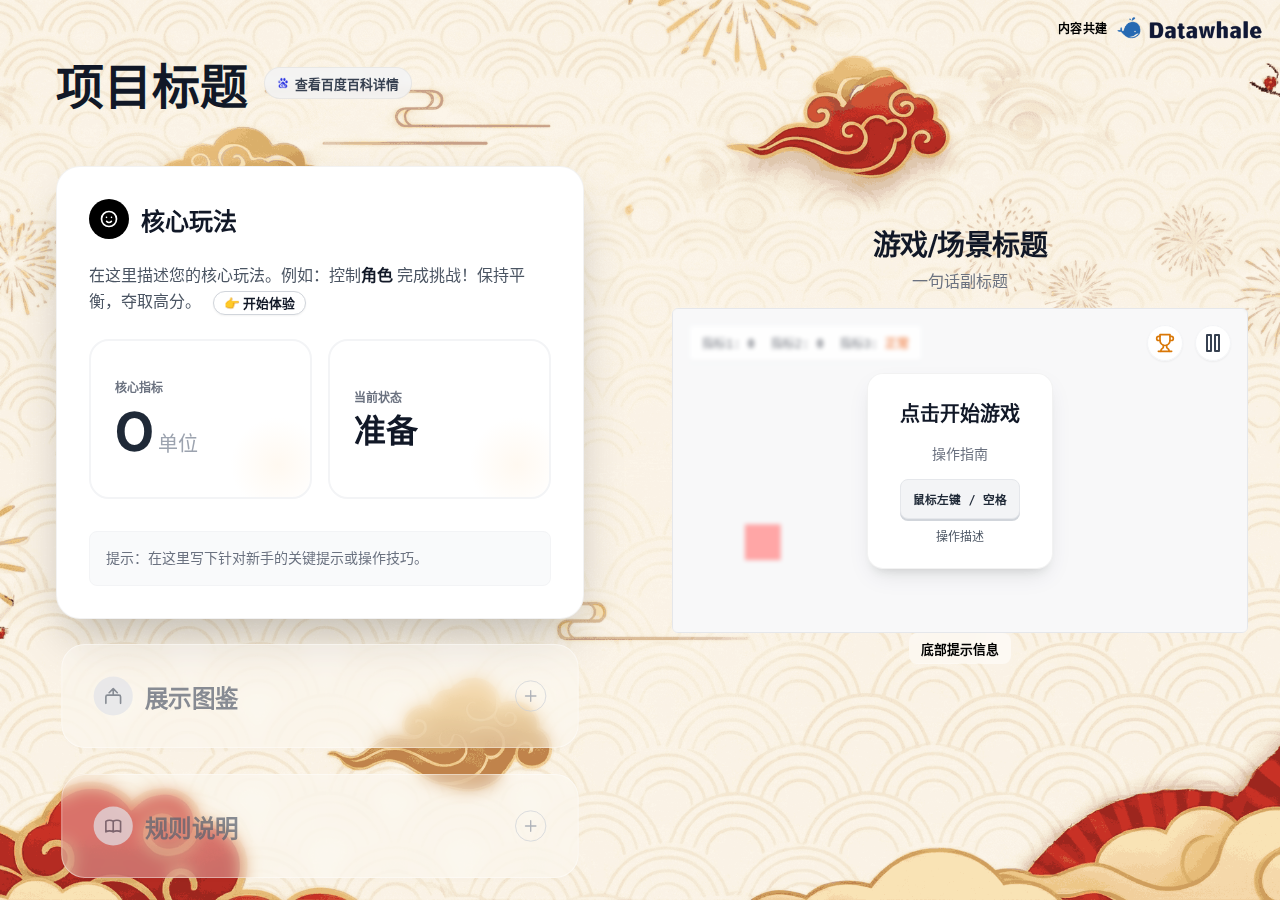
<file: master-template/index.html>
<!DOCTYPE html>
<html lang="zh-CN">

<head>
    <meta charset="UTF-8">
    <meta name="viewport" content="width=device-width, initial-scale=1.0">
    <title>Master Template</title>
    <link rel="stylesheet" href="css/style.css?v=202602062231">
    <link rel="preconnect" href="https://fonts.googleapis.com">
    <link rel="preconnect" href="https://fonts.gstatic.com" crossorigin>
    <link
        href="https://fonts.googleapis.com/css2?family=DM+Sans:wght@400;500;700&family=Syne:wght@600;700;800&display=swap"
        rel="stylesheet">
</head>

<body>
    <div id="app">
        <!-- Left Column: UI Accordion -->
        <div class="module-list-container scrollbar-hide">
            <div class="content-wrapper">
                <div class="header-section">
                    <h1 class="main-title">项目标题</h1>
                    <a href="#" target="_blank" class="baike-link">
                        <img src="assets/ui/baidu.png" alt="Baidu" class="link-icon-img">
                        查看百度百科详情
                    </a>
                </div>

                <div class="accordion" id="accordion">
                    <!-- Module 0: Core Gameplay -->
                    <div class="module-item active" data-id="0" onclick="selectModule(0)">
                        <div class="module-card">
                            <div class="module-header">
                                <div class="header-left">
                                    <div class="icon-circle active-bg">
                                        <!-- Keep generic icons or SVGs -->
                                        <svg class="icon" fill="none" stroke="currentColor" viewBox="0 0 24 24">
                                            <path stroke-linecap="round" stroke-linejoin="round" stroke-width="2"
                                                d="M14.828 14.828a4 4 0 01-5.656 0M9 10h.01M15 10h.01M21 12a9 9 0 11-18 0 9 9 0 0118 0z" />
                                        </svg>
                                    </div>
                                    <h2 class="module-title active-text">核心玩法</h2>
                                </div>
                                <div class="expand-icon hidden">
                                    <svg class="icon-sm" fill="none" stroke="currentColor" viewBox="0 0 24 24">
                                        <path stroke-linecap="round" stroke-linejoin="round" stroke-width="2"
                                            d="M12 4v16m8-8H4" />
                                    </svg>
                                </div>
                            </div>

                            <div class="module-content-wrapper" style="height: auto; opacity: 1;">
                                <div class="module-content">
                                    <p class="description">
                                        在这里描述您的核心玩法。例如：控制<strong class="text-dark">角色</strong>
                                        完成挑战！保持平衡，夺取高分。
                                        <button class="action-btn-inline btn-game js-open-modal">
                                            <span>👉 开始体验</span>
                                        </button>
                                    </p>

                                    <div class="stats-grid">
                                        <!-- Stat Card 1 -->
                                        <div class="stat-card" id="card-stat1">
                                            <div class="stat-badge hidden" id="badge-active">
                                                <span class="dot"></span> ACTIVE
                                            </div>
                                            <div class="stat-content">
                                                <div class="stat-label">核心指标</div>
                                                <div class="stat-value-wrapper">
                                                    <span class="stat-value" id="val-stat1">0</span>
                                                    <span class="unit">单位</span>
                                                </div>
                                            </div>
                                            <div class="stat-bg-circle"></div>
                                        </div>

                                        <!-- Stat Card 2 -->
                                        <div class="stat-card" id="card-status">
                                            <div class="stat-content">
                                                <div class="stat-label">当前状态</div>
                                                <div class="stat-value-text" id="val-status">准备</div>
                                            </div>
                                            <div class="stat-bg-circle"></div>
                                        </div>
                                    </div>

                                    <div class="tip-box">
                                        提示：在这里写下针对新手的关键提示或操作技巧。
                                    </div>
                                </div>
                            </div>
                        </div>
                    </div>

                    <!-- Module 1: Gallery/Collection -->
                    <div class="module-item" data-id="1" onclick="selectModule(1)">
                        <div class="module-card">
                            <div class="module-header">
                                <div class="header-left">
                                    <div class="icon-circle inactive-bg">
                                        <svg class="icon" fill="none" stroke="currentColor" viewBox="0 0 24 24">
                                            <path stroke-linecap="round" stroke-linejoin="round" stroke-width="2"
                                                d="M3 21v-8a2 2 0 012-2h14a2 2 0 012 2v8M12 11V3m0 0L7 8m5-5l5 5" />
                                        </svg>
                                    </div>
                                    <h2 class="module-title inactive-text">展示图鉴</h2>
                                </div>
                                <div class="expand-icon">
                                    <svg class="icon-sm" fill="none" stroke="currentColor" viewBox="0 0 24 24">
                                        <path stroke-linecap="round" stroke-linejoin="round" stroke-width="2"
                                            d="M12 4v16m8-8H4" />
                                    </svg>
                                </div>
                            </div>

                            <div class="module-content-wrapper" style="height: 0; opacity: 0;">
                                <div class="module-content">
                                    <p class="description">
                                        介绍不同的角色、装备或道具。点击下方列表查看详情。
                                    </p>

                                    <!-- List: Populated by JS -->
                                    <div class="eq-list" id="galleryList">
                                        <!-- JS will populate this -->
                                    </div>
                                </div>
                            </div>
                        </div>
                    </div>

                    <!-- Module 2: Rules/Guide -->
                    <div class="module-item" data-id="2" onclick="selectModule(2)">
                        <div class="module-card">
                            <div class="module-header">
                                <div class="header-left">
                                    <div class="icon-circle inactive-bg">
                                        <svg class="icon" fill="none" stroke="currentColor" viewBox="0 0 24 24">
                                            <path stroke-linecap="round" stroke-linejoin="round" stroke-width="2"
                                                d="M12 6.253v13m0-13C10.832 5.477 9.246 5 7.5 5S4.168 5.477 3 6.253v13C4.168 18.477 5.754 18 7.5 18s3.332.477 4.5 1.253m0-13C13.168 5.477 14.754 5 16.5 5c1.747 0 3.332.477 4.5 1.253v13C19.832 18.477 18.247 18 16.5 18c-1.746 0-3.332.477-4.5 1.253" />
                                        </svg>
                                    </div>
                                    <h2 class="module-title inactive-text">规则说明</h2>
                                </div>
                                <div class="expand-icon">
                                    <svg class="icon-sm" fill="none" stroke="currentColor" viewBox="0 0 24 24">
                                        <path stroke-linecap="round" stroke-linejoin="round" stroke-width="2"
                                            d="M12 4v16m8-8H4" />
                                    </svg>
                                </div>
                            </div>

                            <div class="module-content-wrapper" style="height: 0; opacity: 0;">
                                <div class="module-content">
                                    <p class="description">
                                        介绍核心规则或文化背景。
                                        <button class="action-btn-inline btn-rules js-open-modal">
                                            <span>👉 查看演示</span>
                                        </button>
                                    </p>
                                    <div class="rules-list">
                                        <div class="rule-card rule-orange">
                                            <div class="rule-header">
                                                <svg class="icon-xs" fill="none" stroke="currentColor"
                                                    viewBox="0 0 24 24">
                                                    <path stroke-linecap="round" stroke-linejoin="round"
                                                        stroke-width="2" d="M13 10V3L4 14h7v7l9-11h-7z" />
                                                </svg>
                                                规则一
                                            </div>
                                            <p class="rule-desc">描述规则一的细节。</p>
                                        </div>
                                        <div class="rule-card rule-green">
                                            <div class="rule-header">
                                                <svg class="icon-xs" fill="none" stroke="currentColor"
                                                    viewBox="0 0 24 24">
                                                    <path stroke-linecap="round" stroke-linejoin="round"
                                                        stroke-width="2" d="M15 12a3 3 0 11-6 0 3 3 0 016 0z" />
                                                    <path stroke-linecap="round" stroke-linejoin="round"
                                                        stroke-width="2"
                                                        d="M2.458 12C3.732 7.943 7.523 5 12 5c4.478 0 8.268 2.943 9.542 7-1.274 4.057-5.064 7-9.542 7-4.477 0-8.268-2.943-9.542-7z" />
                                                </svg>
                                                规则二
                                            </div>
                                            <p class="rule-desc">描述规则二的细节。</p>
                                        </div>
                                        <div class="rule-card rule-purple">
                                            <div class="rule-header">
                                                <svg class="icon-xs" fill="none" stroke="currentColor"
                                                    viewBox="0 0 24 24">
                                                    <path stroke-linecap="round" stroke-linejoin="round"
                                                        stroke-width="2"
                                                        d="M17 20h5v-2a3 3 0 00-5.356-1.857M17 20H7m10 0v-2c0-.656-.126-1.283-.356-1.857M7 20H2v-2a3 3 0 015.356-1.857M7 20v-2c0-.656.126-1.283.356-1.857m0 0a5.002 5.002 0 019.288 0M15 7a3 3 0 11-6 0 3 3 0 016 0zm6 3a2 2 0 11-4 0 2 2 0 014 0zM7 10a2 2 0 11-4 0 2 2 0 014 0z" />
                                                </svg>
                                                规则三
                                            </div>
                                            <p class="rule-desc">描述规则三的细节。</p>
                                        </div>
                                    </div>
                                </div>
                            </div>
                        </div>
                    </div>

                </div>
            </div>

            <!-- Footer Brand -->
            <div class="footer-brand">
                <span class="co-build-text">内容共建</span>
                <img src="assets/ui/datawhale-logo.png" alt="Datawhale" class="brand-logo">
            </div>
        </div>

        <!-- Right Column: Visual -->
        <!-- Right Column: Visual Container (Now Modal on Mobile) -->
        <div class="visual-container" id="visualContainer">
            <!-- Modal Close Button (Mobile Only) -->
            <button class="modal-close-btn hidden-desktop" id="toggleSizeBtn" aria-label="关闭">
                <svg width="24" height="24" viewBox="0 0 24 24" fill="none" stroke="currentColor" stroke-width="2"
                    stroke-linecap="round" stroke-linejoin="round">
                    <line x1="18" y1="6" x2="6" y2="18"></line>
                    <line x1="6" y1="6" x2="18" y2="18"></line>
                </svg>
            </button>
            <div id="visual-content">

                <!-- Game Wrapper -->
                <div id="gameWrapper">
                    <div class="game-header">
                        <h1 class="game-title">游戏/场景标题</h1>
                        <p class="game-subtitle">一句话副标题</p>
                    </div>
                    <div id="gameContainer">
                        <div class="game-hud">
                            <div>指标1: <span id="scoreDisplay" class="font-bold">0</span></div>
                            <div>指标2: <span id="speedDisplay" class="font-bold text-green-500">0</span></div>
                            <div>指标3: <span id="styleDisplay" class="font-bold text-orange-600">正常</span></div>
                        </div>
                        <button id="recordBtn" class="record-btn" aria-label="历史记录">
                            <svg width="20" height="20" viewBox="0 0 24 24" fill="none" stroke="currentColor"
                                stroke-width="2" stroke-linecap="round" stroke-linejoin="round">
                                <path d="M6 9H4.5a2.5 2.5 0 0 1 0-5H6"></path>
                                <path d="M18 9h1.5a2.5 2.5 0 0 0 0-5H18"></path>
                                <path d="M4 22h16"></path>
                                <path d="M10 14.66V17c0 .55-.47.98-.97 1.21C7.85 18.75 7 20.24 7 22"></path>
                                <path d="M14 14.66V17c0 .55.47.98.97 1.21C16.15 18.75 17 20.24 17 22"></path>
                                <path d="M18 2H6v7a6 6 0 0 0 12 0V2Z"></path>
                            </svg>
                        </button>

                        <div id="historyOverlay" class="hidden">
                            <div class="history-card">
                                <div class="history-header">
                                    <div class="history-title">
                                        <svg width="20" height="20" viewBox="0 0 24 24" fill="none"
                                            stroke="currentColor" stroke-width="2" stroke-linecap="round"
                                            stroke-linejoin="round" class="text-orange-600">
                                            <path d="M6 9H4.5a2.5 2.5 0 0 1 0-5H6"></path>
                                            <path d="M18 9h1.5a2.5 2.5 0 0 0 0-5H18"></path>
                                            <path d="M4 22h16"></path>
                                            <path d="M10 14.66V17c0 .55-.47.98-.97 1.21C7.85 18.75 7 20.24 7 22"></path>
                                            <path d="M14 14.66V17c0 .55.47.98.97 1.21C16.15 18.75 17 20.24 17 22">
                                            </path>
                                            <path d="M18 2H6v7a6 6 0 0 0 12 0V2Z"></path>
                                        </svg>
                                        历史最佳记录
                                    </div>
                                    <button class="history-close-btn" id="historyCloseBtn">
                                        <svg width="20" height="20" viewBox="0 0 24 24" fill="none"
                                            stroke="currentColor" stroke-width="2" stroke-linecap="round"
                                            stroke-linejoin="round">
                                            <line x1="18" y1="6" x2="6" y2="18"></line>
                                            <line x1="6" y1="6" x2="18" y2="18"></line>
                                        </svg>
                                    </button>
                                </div>
                                <div class="history-list" id="historyList">
                                    <div class="history-item">
                                        <span class="history-rank">1</span>
                                        <span class="history-date">--/-- --:--</span>
                                        <span class="history-score">0</span>
                                    </div>
                                </div>
                            </div>
                        </div>

                        <button id="visualPauseBtn" class="pause-btn" aria-label="暂停">
                            <svg width="24" height="24" viewBox="0 0 24 24" fill="none" stroke="currentColor"
                                stroke-width="2" stroke-linecap="round" stroke-linejoin="round">
                                <rect x="6" y="4" width="4" height="16"></rect>
                                <rect x="14" y="4" width="4" height="16"></rect>
                            </svg>
                        </button>
                        <div id="pauseOverlay" class="hidden">
                            <div class="pause-card">
                                <div class="pause-title">暂停中</div>
                                <div class="pause-subtitle">点击屏幕或按 空格键 继续</div>
                            </div>
                        </div>
                        <div id="inactiveOverlay">
                            <div class="control-guide-card">
                                <div class="guide-title">点击开始游戏</div>

                                <div class="guide-section">
                                    <div class="guide-label">操作指南</div>

                                    <div class="inputs-row">
                                        <div class="key-group">
                                            <div class="key-icon"
                                                style="width: auto; padding: 0 12px; font-size: 0.9em;">鼠标左键 / 空格</div>
                                            <span>操作描述</span>
                                        </div>
                                    </div>
                                </div>
                            </div>
                        </div>
                        <canvas id="gameCanvas" width="800" height="450"></canvas>
                    </div>
                    <p class="game-footer">底部提示信息</p>
                </div>

                <!-- Gallery Wrapper -->
                <div id="galleryWrapper" class="gallery-wrapper" style="display: none;">
                    <div class="gallery-stage">
                        <div class="stage-visual">
                            <div
                                style="width: 100%; height: 100%; background: #f0f0f0; display: flex; align-items: center; justify-content: center; color: #999;">
                                展示图片区域
                            </div>
                            <img id="galleryImage" src="" alt="Gallery Item" class="gallery-image"
                                style="display:none;">
                        </div>
                        <div class="stage-info">
                            <h3 id="galleryTitle" class="stage-title">标题</h3>
                            <p id="galleryDesc" class="stage-desc">描述内容</p>
                        </div>
                    </div>
                </div>

                <!-- Rules Wrapper -->
                <div id="rulesWrapper" class="rules-wrapper" style="display: none;">
                    <div class="rules-visual-container" id="rulesVisualContainer">
                        <div
                            style="width: 100%; height: 100%; display: flex; align-items: center; justify-content: center; color: #fff;">
                            此处放置规则说明图解或视频
                        </div>
                    </div>
                </div>
            </div>

        </div>
    </div>

    <div class="mobile-hint">
        <p>请在大屏幕上查看</p>
    </div>
    <script src="js/script.js?v=202602062231"></script>
    <script src="js/game.js?v=202602062231"></script>
    <script src="js/gallery.js?v=202602062231"></script>
</body>

</html>
</file>
<file: master-template/css/style.css>
/* Google Fonts Import */
@import url('https://fonts.googleapis.com/css2?family=Syne:wght@400;600;700;800&family=DM+Sans:wght@400;500;600&display=swap');

:root {
  /* Colors */
  --paper-bg: #f9faff;
  /* Cold, icy white-blue */
  --edge-highlight: #ff6b35;
  --edge-shadow: #e85d2a;
  --snow-light: #fafafa;
  --snow-shadow: #e8e8e8;
  --character-mint: #a8e6cf;
  --character-lavender: #c4aef2;
  --character-peach: #ffd3b6;
  --text-primary: #111827;
  /* gray-900 */
  --text-secondary: #4b5563;
  /* gray-600 */
  --text-muted: #6b7280;
  /* gray-500 */

  /* Fonts */
  --font-display: 'Syne', sans-serif;
  --font-body: 'DM Sans', sans-serif;
}

/* Reset & Base */
* {
  margin: 0;
  padding: 0;
  box-sizing: border-box;
  -webkit-tap-highlight-color: transparent;
}

body {
  font-family: var(--font-body);
  background-color: var(--paper-bg);
  background-image: url('../assets/ui/bg.png');
  background-size: cover;
  background-position: center;
  background-attachment: fixed;
  color: var(--text-primary);
  overflow: hidden;
  /* App container handles scroll */
}

/* App Container */
#app {
  display: flex;
  flex-direction: column;
  height: 100vh;
  height: 100dvh;
  width: 100vw;
  overflow: hidden;
}

/* Typography */
h1,
h2,
h3 {
  font-family: var(--font-display);
}

.header-section {
  display: flex;
  align-items: center;
  gap: 1rem;
  margin-bottom: 3rem;
  flex-wrap: wrap;
}

.main-title {
  font-size: 2.25rem;
  font-weight: 700;
  color: var(--text-primary);
  margin-bottom: 0;
  /* Remove bottom margin as it's handled by container */
}

/* Baike Link Badge (Premium Slate Style) */
.baike-link {
  display: inline-flex;
  align-items: center;
  gap: 0.35rem;
  padding: 0.35rem 0.75rem;
  background-color: rgba(243, 244, 246, 0.8);
  /* gray-100 with slight transparency */
  color: #374151;
  /* gray-700 */
  font-size: 0.8rem;
  font-weight: 600;
  border-radius: 9999px;
  text-decoration: none;
  transition: all 0.2s;
  border: 1px solid rgba(0, 0, 0, 0.05);
  backdrop-filter: blur(4px);
}

.baike-link:hover {
  background-color: #e5e7eb;
  /* gray-200 */
  color: #111827;
  /* gray-900 */
  transform: translateY(-1px);
  box-shadow: 0 2px 4px rgba(0, 0, 0, 0.05);
}

.link-icon-img {
  height: 12px;
  width: auto;
}

@media (min-width: 768px) {
  .main-title {
    font-size: 3rem;
    /* 48px */
  }
}

/* Left Column: Module List */
.module-list-container {
  width: 100%;
  flex: 1;
  height: 100%;
  /* Force height to fill container to allow scrolling */
  overflow-y: auto;
  z-index: 10;
  background-color: transparent;
  padding-bottom: 2rem;
  display: flex;
  flex-direction: column;
}

/* Footer Brand */
.footer-brand {
  /* Mobile: In document flow, below modules */
  position: relative;
  z-index: 100;

  display: flex;
  align-items: center;
  gap: 0.5rem;
  transition: opacity 0.3s;

  /* No background - clean look */
  background: transparent;
  padding: 1rem 1.5rem;
  margin: 0;
  justify-content: flex-start;
}

/* Desktop: Fixed position at top-right corner */
@media (min-width: 768px) {
  .footer-brand {
    position: fixed;
    top: 1rem;
    right: 1rem;
    bottom: auto;
    left: auto;
    padding: 0;
  }
}

/* Override previous media query logic if any complexity arises, but simple flex-end words well */

.footer-brand:hover {
  /* No opacity change needed since we start full opacity */
  opacity: 1;
}

.co-build-text {
  font-size: 0.75rem;
  color: #000000;
  /* Pure Black */
  font-weight: 700;
  /* Bold */
  letter-spacing: 0.02em;
}

.brand-logo {
  height: 24px;
  width: auto;
  filter: none;
  /* Full color always */
  display: block;
  transition: transform 0.3s;
}

.footer-brand:hover .brand-logo {
  transform: scale(1.05);
}



/* Scrollbar Hide */
.scrollbar-hide::-webkit-scrollbar {
  display: none;
}

.scrollbar-hide {
  -ms-overflow-style: none;
  scrollbar-width: none;
}

.content-wrapper {
  max-width: 36rem;
  /* 576px */
  margin: 0 auto;
  padding: 3rem 1.5rem;
}

.accordion {
  display: flex;
  flex-direction: column;
  gap: 1.5rem;
}

/* Module Item */
.module-item {
  border-radius: 1.5rem;
  transition: all 0.5s cubic-bezier(0.32, 0.72, 0, 1);
  cursor: pointer;
  transform: scale(0.98);
  opacity: 0.8;
  background-color: rgba(255, 255, 255, 0.4);
  /* Slightly better contrast */
  backdrop-filter: blur(8px);
  border: 1px solid rgba(255, 255, 255, 0.6);
  /* Add subtle border */
  box-shadow: 0 4px 6px -1px rgba(0, 0, 0, 0.02);
  /* Very subtle shadow for depth */
  /* gray-50 */
}

.module-item:hover {
  background-color: rgba(255, 255, 255, 0.7);
  border-color: rgba(255, 255, 255, 0.9);
  transform: translateY(-2px) scale(0.99);
  /* Slight lift */
  opacity: 1;
}

.module-item.active {
  background-color: #ffffff;
  box-shadow: 0 25px 50px -12px rgba(0, 0, 0, 0.25);
  transform: scale(1);
  opacity: 1;
  cursor: default;
  border: 1px solid rgba(0, 0, 0, 0.05);
}

.module-card {
  padding: 1.5rem;
}

@media (min-width: 768px) {
  .module-card {
    padding: 2rem;
  }
}

/* Header */
.module-header {
  display: flex;
  align-items: center;
  justify-content: space-between;
}

.header-left {
  display: flex;
  align-items: center;
  gap: 0.75rem;
}

.icon-circle {
  width: 2.5rem;
  height: 2.5rem;
  border-radius: 9999px;
  display: flex;
  align-items: center;
  justify-content: center;
  transition: all 0.3s;
}

.icon-circle.active-bg {
  background-color: #000;
  color: #fff;
}

.icon-circle.inactive-bg {
  background-color: #e5e7eb;
  /* gray-200 */
  color: #6b7280;
  /* gray-500 */
}

/* Hover effect for inactive icon */
.module-item:not(.active):hover .icon-circle.inactive-bg {
  background-color: #fff;
  box-shadow: 0 1px 2px 0 rgba(0, 0, 0, 0.05);
}

.icon {
  width: 1.25rem;
  height: 1.25rem;
}

.icon-sm {
  width: 1rem;
  height: 1rem;
}

.icon-xs {
  width: 1rem;
  height: 1rem;
  margin-right: 0.5rem;
}


.module-title {
  font-size: 1.5rem;
  font-weight: 700;
  transition: color 0.3s;
}

.active-text {
  color: var(--text-primary);
}

.inactive-text {
  color: #6b7280;
}

.expand-icon {
  width: 2rem;
  height: 2rem;
  border-radius: 9999px;
  border: 1px solid #d1d5db;
  /* gray-300 */
  display: flex;
  align-items: center;
  justify-content: center;
  color: #9ca3af;
  /* gray-400 */
}

.hidden {
  display: none !important;
}

/* Content */
.module-content-wrapper {
  overflow: hidden;
  transition: all 0.5s cubic-bezier(0.32, 0.72, 0, 1);
}

.module-content {
  padding-top: 1.5rem;
}

.description {
  color: var(--text-secondary);
  line-height: 1.625;
  margin-bottom: 1.5rem;
}

.text-dark {
  color: var(--text-primary);
  font-weight: 600;
}

/* Stats Grid (Module 0) */
.stats-grid {
  display: grid;
  grid-template-columns: repeat(2, 1fr);
  gap: 1rem;
  margin-bottom: 2rem;
}

.stat-card {
  position: relative;
  background-color: #fff;
  padding: 1.5rem;
  border-radius: 1.25rem;
  border: 2px solid #f3f4f6;
  /* Default border */
  overflow: hidden;
  transition: all 0.4s cubic-bezier(0.25, 1, 0.5, 1);
  height: 10rem;
  display: flex;
  flex-direction: column;
  justify-content: center;
}

/* Active State for Angle Card */
.stat-card.active-card {
  border-color: #ff6b35;
  box-shadow: 0 10px 30px -10px rgba(255, 107, 53, 0.4);
}

.stat-badge {
  position: absolute;
  top: 1rem;
  left: 1rem;
  font-size: 0.625rem;
  font-weight: 800;
  letter-spacing: 0.05em;
  color: #ff6b35;
  background: rgba(255, 107, 53, 0.1);
  padding: 0.25rem 0.5rem;
  border-radius: 9999px;
  display: flex;
  align-items: center;
  gap: 0.25rem;
  animation: fadeIn 0.3s;
}

.stat-badge .dot {
  width: 0.375rem;
  height: 0.375rem;
  background-color: #ff6b35;
  border-radius: 50%;
  display: inline-block;
}

.stat-content {
  position: relative;
  z-index: 2;
}

.stat-label {
  font-size: 0.75rem;
  color: #6b7280;
  margin-bottom: 0.5rem;
  font-weight: 600;
}

.stat-value-wrapper {
  display: flex;
  align-items: baseline;
}

.stat-value {
  font-size: 3.5rem;
  font-weight: 700;
  color: #1f2937;
  line-height: 1;
  font-feature-settings: "tnum";
  font-variant-numeric: tabular-nums;
  transition: color 0.3s;
}

.stat-card.active-card .stat-value {
  color: #ff6b35;
}

.unit {
  font-size: 1.25rem;
  color: #9ca3af;
  margin-left: 0.25rem;
  font-weight: 500;
}

.stat-value-text {
  font-size: 2rem;
  font-weight: 700;
  color: #111827;
  line-height: 1.1;
}

/* Background Decoration */
.stat-bg-circle {
  position: absolute;
  right: -1rem;
  bottom: -1rem;
  width: 6rem;
  height: 6rem;
  border-radius: 50%;
  background: radial-gradient(circle, #fff7ed 0%, rgba(255, 255, 255, 0) 70%);
  opacity: 0.8;
  z-index: 1;
  pointer-events: none;
  transition: transform 0.5s ease;
}

.stat-card.active-card .stat-bg-circle {
  transform: scale(1.5);
  background: radial-gradient(circle, #fff7ed 0%, rgba(255, 107, 53, 0.1) 70%);
}

.tip-box {
  font-size: 0.875rem;
  color: #6b7280;
  background-color: #f9fafb;
  padding: 1rem;
  border-radius: 0.5rem;
  border: 1px solid #f3f4f6;
  line-height: 1.5;
}

/* Parts List (Module 1) */
.parts-list {
  display: flex;
  flex-direction: column;
  gap: 0.5rem;
}

.part-item {
  display: flex;
  align-items: center;
  gap: 0.75rem;
  padding: 0.5rem;
  border-radius: 0.5rem;
  transition: background-color 0.2s;
}

.part-item:hover {
  background-color: #f9fafb;
}

.part-indicator {
  width: 0.5rem;
  height: 2rem;
  border-radius: 9999px;
}

.part-name {
  font-size: 0.875rem;
  font-weight: 700;
  color: #1f2937;
}

.part-desc {
  font-size: 0.75rem;
  color: var(--text-muted);
}

/* Rules List (Module 2) */
.rules-list {
  display: flex;
  flex-direction: column;
  gap: 0.75rem;
}

.rule-card {
  padding: 0.75rem;
  border-radius: 0.75rem;
  border-left-width: 4px;
  border-left-style: solid;
  background-color: #fff;
  border-color: #e5e7eb;
  /* Default border */
}

.rule-card:hover {
  background-color: #f9fafb;
}

.rule-orange {
  border-left-color: var(--edge-highlight);
  background-color: #fff7ed;
}

.rule-green {
  border-left-color: #22c55e;
  background-color: #f0fdf4;
}

.rule-purple {
  border-left-color: #a855f7;
  background-color: #faf5ff;
}

.rule-header {
  display: flex;
  align-items: center;
  font-weight: 700;
  color: #1f2937;
  margin-bottom: 0.25rem;
}

.rule-desc {
  font-size: 0.875rem;
  color: var(--text-secondary);
}

/* Rules Visual Container */
.rules-wrapper {
  width: 100%;
  height: 100%;
  display: flex;
  align-items: center;
  justify-content: center;
}

.rules-visual-container {
  width: 100%;
  height: 100%;
  display: flex;
  align-items: center;
  justify-content: center;
  cursor: pointer;
}

.rules-image {
  max-width: 95%;
  max-height: 95%;
  object-fit: contain;
  transition: transform 0.3s ease;
  border-radius: 8px;
  box-shadow: 0 4px 12px rgba(0, 0, 0, 0.1);
}

.rules-image:hover {
  box-shadow: 0 6px 16px rgba(0, 0, 0, 0.15);
}

.rules-image.zoomed {
  transform: scale(1.5);
}

/* ========== Interactive Comic Viewer (Stacked Layers) ========== */
/* ========== Interactive Comic Viewer (Stacked Layers) ========== */
/* 
   Strategy: use an invisible "Driver" image to set the aspect ratio and size of the container.
   Everything else is absolutely positioned to match it exactly.
*/
.comic-stack {
  position: relative;
  width: 100%;
  height: 100%;
  display: flex;
  align-items: center;
  justify-content: center;
}

.comic-wrapper {
  position: relative;
  /* Max dimensions constrained by view */
  max-width: 95%;
  max-height: 95%;
  display: inline-block;
  /* Wraps the driver image */
  line-height: 0;
  box-shadow: 0 4px 12px rgba(0, 0, 0, 0.1);
  border-radius: 8px;
  /* Apply radius to container */
  overflow: hidden;
  /* Clip corners */
}

/* Driver Image: Invisible but sets the size */
.comic-driver {
  display: block;

  /* Desktop: Increased by 1/3 per user request (60vh * 1.33 ≈ 80vh) */
  height: 80vh;
  width: auto;

  max-width: 100%;

  opacity: 0;
  pointer-events: none;
}

/* Mobile height override (if needed) handled by media query on visual-container, 
   but here we might need max-height: 100% of parent comic-stack */
.comic-stack .comic-driver {
  max-height: 100%;
  /* inherit constraint from stack */
}

/* Layers: All Absolute, Top Left, Full Size */
.comic-video,
.comic-image-mask,
.comic-hotspots {
  position: absolute;
  top: 0;
  left: 0;
  width: 100%;
  height: 100%;
}

/* Video Layer - Base */
.comic-video {
  /* object-fit: fill ensures it stretches to exact image dimensions even if slightly off */
  object-fit: fill;
  z-index: 1;
  background: white;
  /* Prevent transparent gaps */
}

/* Image Mask Layer - On top of video */
.comic-image-mask {
  z-index: 2;
  /* Removed transition for instant reveal ("Direct Disappear") per user request */
  /* transition: clip-path 0.4s cubic-bezier(0.32, 0.72, 0, 1); */
  overflow: hidden;
  /* Ensure image fits */
}

.comic-image-full {
  width: 100%;
  height: 100%;
  object-fit: fill;
  /* Stretch to match driver */
  display: block;
}

/* Hotspots Layer */
.comic-hotspots {
  display: flex;
  flex-direction: column;
  z-index: 3;
  pointer-events: none;
}



.comic-hotspot {
  flex: 1;
  background: transparent;
  border: none;
  cursor: pointer;
  position: relative;
  pointer-events: auto;
  display: flex;
  align-items: center;
  justify-content: center;
  transition: all 0.3s ease;
}

/* Remove hover background */
.comic-hotspot:hover {
  background: transparent;
}

/* Dot Styles */
.hotspot-dot {
  width: 1rem;
  height: 1rem;
  background-color: white;
  border-radius: 50%;
  box-shadow: 0 0 10px rgba(255, 255, 255, 0.8), 0 2px 4px rgba(0, 0, 0, 0.2);
  position: relative;
  z-index: 2;
  transition: transform 0.3s cubic-bezier(0.34, 1.56, 0.64, 1);
}

/* Pulse Animation */
.hotspot-ripple {
  position: absolute;
  top: 50%;
  left: 50%;
  transform: translate(-50%, -50%);
  width: 1rem;
  height: 1rem;
  background-color: rgba(255, 255, 255, 0.6);
  border-radius: 50%;
  z-index: 1;
  animation: ripple 2s infinite;
}

@keyframes ripple {
  0% {
    width: 1rem;
    height: 1rem;
    opacity: 0.8;
  }

  100% {
    width: 3rem;
    height: 3rem;
    opacity: 0;
  }
}

/* Hover Interaction */
.comic-hotspot:hover .hotspot-dot {
  transform: scale(1.5);
}

.comic-hotspot:hover .hotspot-ripple {
  animation-duration: 1s;
  /* Faster pulse on hover */
}

/* Active State (Playing) - Hide controls */
.comic-hotspot.active .hotspot-dot,
.comic-hotspot.active .hotspot-ripple {
  opacity: 0;
  transform: scale(0);
  transition: all 0.3s ease;
}



.hotspot-hint {
  font-size: 0.75rem;
  color: #666;
  background: rgba(255, 255, 255, 0.95);
  padding: 0.25rem 0.75rem;
  border-radius: 1rem;
  opacity: 0;
  transition: opacity 0.3s ease;
  pointer-events: none;
}

@keyframes fadeIn {
  from {
    opacity: 0;
  }

  to {
    opacity: 1;
  }
}

/* Right Column: Visual Container */
.visual-container {
  display: flex;
  width: 100%;
  height: 40vh;
  flex-shrink: 0;
  background-color: transparent;
  /* Transparent to show body bg */
  /* Show on bottom (default order) */
  position: relative;
  align-items: center;
  justify-content: center;
  /* Add a top shadow to separate from list */
  box-shadow: none;
  /* Removed shadow */
  z-index: 20;

  overflow: hidden;
  transition: height 0.4s cubic-bezier(0.32, 0.72, 0, 1);
  will-change: height;
}

/* Button Components */
.action-btn-inline {
  display: inline-flex;
  align-items: center;
  gap: 0.25rem;
  padding: 0.1rem 0.6rem;
  margin-left: 0.5rem;
  background-color: #fff;
  color: var(--text-primary);
  border: 1px solid #d1d5db;
  border-radius: 9999px;
  font-size: 0.8rem;
  font-weight: 600;
  cursor: pointer;
  transition: all 0.2s;
  vertical-align: middle;
  box-shadow: 0 1px 2px rgba(0, 0, 0, 0.05);
}

.action-btn-inline:hover {
  background-color: #f3f4f6;
  transform: translateY(-1px);
}

.action-btn-inline svg {
  width: 1rem;
  height: 1rem;
}

/* Right Column: Visual Container */
.visual-container {
  display: flex;
  width: 100%;
  height: 40vh;
  flex-shrink: 0;
  background-color: transparent;
  /* Transparent to show body bg */
  /* Show on bottom (default order) */
  position: relative;
  align-items: center;
  justify-content: center;
  /* Add a top shadow to separate from list */
  box-shadow: none;
  /* Removed shadow */
  z-index: 20;

  overflow: hidden;
  transition: height 0.4s cubic-bezier(0.32, 0.72, 0, 1);
  will-change: height;
}

/* Bottom Sheet States (Mobile Only) */
@media (max-width: 767px) {

  /* Default State: Hidden Modal */
  .visual-container {
    padding: 0;
    position: fixed;
    top: 0;
    left: 0;
    width: 100vw;
    height: 100vh;
    z-index: 999;

    /* Premium Glassmorphism Background */
    background: rgba(255, 253, 248, 0.85);
    /* Warm white tint */
    display: flex !important;
    backdrop-filter: blur(20px);
    -webkit-backdrop-filter: blur(20px);

    transform: translateY(110%);
    opacity: 0;
    pointer-events: none;
    transition: transform 0.4s cubic-bezier(0.32, 0.72, 0, 1), opacity 0.3s;

    /* Center content */
    flex-direction: column;
    justify-content: center;
    /* Vertically center */
    overflow-y: auto;
    border-radius: 0;
  }

  /* Active State: Fullscreen Modal */
  .visual-container.active {
    transform: translateY(0);
    opacity: 1;
    pointer-events: auto;
  }

  /* Modal Close Button */
  .modal-close-btn {
    position: absolute;
    top: 1.5rem;
    right: 1.5rem;
    width: 2.5rem;
    height: 2.5rem;
    border-radius: 50%;
    background: #f3f4f6;
    border: none;
    color: #374151;
    display: flex;
    align-items: center;
    justify-content: center;
    z-index: 1001;
    cursor: pointer;
  }

  /* Adjust Content Layout in Modal */
  .visual-container #visual-content {
    width: 100%;
    min-height: 100%;
    display: flex;
    flex-direction: column;
    justify-content: center;
    /* Vertically center */
    padding-top: 0;
    /* Remove top padding to ensure true center */
    padding: 1rem;
  }
}

/* Drag Handle Removed */
.resize-handle {
  position: absolute;
  top: 0;
  left: 0;
  width: 100%;
  height: 20px;
  display: flex;
  align-items: center;
  justify-content: center;
  cursor: grab;
  z-index: 30;
  /* Touch target */
}

/* Drag Handle Removed */

/* Toggle Button Removed */

#visual-content {
  width: 100%;
  height: 100%;
  display: flex;
  align-items: center;
  justify-content: center;
  padding: 1rem;
}

#visual-image {
  max-width: 100%;
  max-height: 100%;
  object-fit: contain;
  filter: drop-shadow(0 20px 25px -5px rgba(0, 0, 0, 0.1));
  transition: opacity 0.3s ease;
}

.mobile-hint {
  display: none;
}

@media (min-width: 768px) {
  #app {
    flex-direction: row;
  }

  .module-list-container {
    width: 50%;
    /* On desktop, keep footer at bottom of this container */
    display: flex;
    flex-direction: column;
  }

  /* Ensure content wrapper doesn't take full height so footer pushes down properly, 
     BUT we need scrolling. So actually:
     Top part (Content) -> Grow
     Bottom part (Footer) -> Fixed
  */

  .content-wrapper {
    flex: 1;
    /* Allow content to take space */
    padding-bottom: 1rem;
  }

  .footer-brand {
    padding-bottom: 2rem;
    justify-content: flex-start;
    /* Left align on desktop */
  }

  .visual-container {
    display: block;
    width: 50%;
    height: 100%;
    order: 0;
    /* Reset order */
    /* Transparent Background for seamless look */
    background: transparent;
    position: relative;
    display: flex;
    align-items: center;
    justify-content: center;
    /* Remove any mobile shadow on desktop */
    box-shadow: none;
    /* Ensure no borders causing separation */
    border: none;
  }

  /* Reset Mini Mode styles for Desktop */
  .visual-container.minimized {
    height: 100%;
  }

  .resize-handle,
  .toggle-size-btn,
  .modal-close-btn {
    display: none;
  }

  #visual-content {
    padding: 2rem;
  }

  #visual-image {
    max-height: 80vh;
  }
}

/* Animation utilities */
.fade-in {
  animation: fadeIn 0.5s ease-in-out;
}

@keyframes fadeIn {
  from {
    opacity: 0;
    transform: translateY(10px);
  }

  to {
    opacity: 1;
    transform: translateY(0);
  }
}

/* Game Styles */
#gameWrapper {
  width: 100%;
  max-width: 800px;
  margin: 0 auto;
  font-family: ui-sans-serif, -apple-system, BlinkMacSystemFont, "Segoe UI", Helvetica, "Apple Color Emoji", Arial, sans-serif;
  display: none;
  /* Hidden by default until Simulator is active */
}

.game-title {
  display: none;
  font-size: 1.875rem;
  line-height: 2.25rem;
  font-weight: 700;
  margin-bottom: 1rem;
  text-align: center;
  color: #37352F;
}

@media (min-width: 768px) {
  .game-title {
    display: block;
  }
}

#gameContainer {
  position: relative;
  width: 100%;
  border-radius: 0.375rem;
  border: 1px solid #e5e7eb;
  overflow: hidden;
  background-color: white;
}

.game-hud {
  position: absolute;
  top: 1rem;
  left: 1rem;
  z-index: 10;
  font-family: ui-monospace, SFMono-Regular, Menlo, Monaco, Consolas, "Liberation Mono", "Courier New", monospace;
  font-size: 0.75rem;
  background-color: rgba(255, 255, 255, 0.9);
  backdrop-filter: blur(4px);
  padding: 0.5rem 0.75rem;
  border-radius: 0.25rem;
  box-shadow: 0 1px 2px 0 rgba(0, 0, 0, 0.05);
  border: 1px solid #f3f4f6;
  pointer-events: none;
  display: flex;
  gap: 1rem;
}

@media (max-width: 480px) {
  .game-hud {
    font-size: 0.65rem;
    padding: 0.25rem 0.5rem;
    gap: 0.5rem;
    top: 0.5rem;
    left: 0.5rem;
    background-color: rgba(255, 255, 255, 0.8);
  }
}

.game-hud .font-bold {
  font-weight: 700;
}

.text-blue-600 {
  color: #2563eb;
}

.text-orange-600 {
  color: #ea580c;
}

#pauseOverlay {
  position: absolute;
  inset: 0;
  z-index: 30;
  display: flex;
  align-items: center;
  justify-content: center;
  background-color: rgba(255, 255, 255, 0.6);
  backdrop-filter: blur(4px);
}

.pause-btn {
  position: absolute;
  top: 1rem;
  right: 1rem;
  z-index: 25;
  width: 2.25rem;
  height: 2.25rem;
  border-radius: 9999px;
  background-color: rgba(255, 255, 255, 0.9);
  border: 1px solid #f3f4f6;
  color: #374151;
  display: flex;
  align-items: center;
  justify-content: center;
  cursor: pointer;
  box-shadow: 0 1px 2px 0 rgba(0, 0, 0, 0.05);
  transition: all 0.2s;
}

.pause-btn:hover {
  background-color: #fff;
  transform: scale(1.05);
}

.pause-btn:active {
  transform: scale(0.95);
}

#pauseOverlay.hidden {
  display: none;
}

.pause-card {
  background-color: white;
  border: 1px solid #e5e7eb;
  box-shadow: 0 10px 15px -3px rgba(0, 0, 0, 0.1), 0 4px 6px -2px rgba(0, 0, 0, 0.05);
  padding: 1rem 1.5rem;
  border-radius: 0.375rem;
  text-align: center;
}

.pause-title {
  font-size: 1.25rem;
  line-height: 1.75rem;
  font-family: ui-serif, Georgia, Cambria, "Times New Roman", Times, serif;
  font-weight: 700;
  margin-bottom: 0.5rem;
}

.pause-subtitle {
  font-size: 0.75rem;
  line-height: 1rem;
  color: #9ca3af;
  font-family: ui-monospace, SFMono-Regular, Menlo, Monaco, Consolas, "Liberation Mono", "Courier New", monospace;
}

#inactiveOverlay {
  position: absolute;
  inset: 0;
  display: flex;
  align-items: center;
  justify-content: center;
  background-color: rgba(255, 255, 255, 0.4);
  backdrop-filter: blur(2px);
  z-index: 20;
  /* pointer-events: none; REMOVE this so we can select/read if needed, but click passes through via JS logic usually? Actually for start overlay we want it clickable */
  cursor: pointer;
  transition: opacity 300ms;
}

#inactiveOverlay.hidden {
  opacity: 0;
  pointer-events: none;
}

.control-guide-card {
  background: white;
  padding: 1.5rem 2rem;
  border-radius: 1rem;
  box-shadow: 0 10px 25px -5px rgba(0, 0, 0, 0.1), 0 8px 10px -6px rgba(0, 0, 0, 0.1);
  text-align: center;
  border: 1px solid rgba(0, 0, 0, 0.05);
  animation: fadeIn 0.4s ease-out;
}

.guide-title {
  font-size: 1.25rem;
  font-weight: 700;
  margin-bottom: 1rem;
  color: #111827;
}

.guide-section {
  display: flex;
  flex-direction: column;
  gap: 0.75rem;
}

.guide-label {
  font-size: 0.875rem;
  color: #6b7280;
  font-weight: 500;
  margin-bottom: 0.25rem;
}

.inputs-row {
  display: flex;
  gap: 1.5rem;
  justify-content: center;
  align-items: flex-start;
}

.key-group {
  display: flex;
  flex-direction: column;
  align-items: center;
  gap: 0.5rem;
}

.key-group span {
  font-size: 0.75rem;
  color: #4b5563;
  font-weight: 500;
}

.key-icon {
  width: 2.5rem;
  height: 2.5rem;
  border-radius: 0.5rem;
  background: #f3f4f6;
  border: 1px solid #e5e7eb;
  color: #1f2937;
  display: flex;
  align-items: center;
  justify-content: center;
  font-weight: 700;
  font-family: monospace;
  box-shadow: 0 2px 0 #d1d5db;
}

.dual-keys {
  display: flex;
  gap: 0.25rem;
}

/* Mobile Zone Guide */
.mobile-zone-guide {
  display: flex;
  flex-direction: column;
  gap: 0.5rem;
  background: #f9fafb;
  padding: 0.75rem;
  border-radius: 0.5rem;
  border: 1px dashed #e5e7eb;
}

.zone-row {
  display: flex;
  align-items: center;
  justify-content: center;
  /* Center horizontally */
  gap: 0.5rem;
  font-size: 0.875rem;
  color: #374151;
  width: 100%;
  /* Ensure it spans full width to center effectively */
}

.zone-icon {
  font-size: 1.25rem;
}

.zone-top,
.zone-btm {
  opacity: 0.7;
}

.zone-mid {
  font-weight: 600;
  color: #111827;
}

/* Utility for responsive display */
.hidden-mobile {
  display: block;
}

.hidden-desktop {
  display: none;
}

/* Mobile Override */
@media (max-width: 768px) {
  .hidden-mobile {
    display: none;
  }

  .hidden-desktop {
    display: flex;
    flex-direction: column;
  }

  /* Typography Adjustments */
  body {
    font-size: 15px;
  }

  .module-title {
    font-size: 1.25rem;
  }

  .description {
    font-size: 0.875rem;
    line-height: 1.5;
  }

  .stat-value {
    font-size: 2.75rem;
  }

  .stat-value-text {
    font-size: 1.5rem;
  }

  .stage-title {
    font-size: 1.5rem;
  }

  .stage-desc {
    font-size: 0.9rem;
  }

  .control-guide-card {
    padding: 0.5rem 1rem;
    /* Even more compact padding */
    width: 80%;
    max-width: 280px;
    margin-top: 2rem;
    /* Push down slightly to avoid pause/history buttons overlap */
    display: flex;
    flex-direction: column;
    align-items: center;
    /* Center children including .mobile-zone-guide */
  }

  .guide-title {
    font-size: 1.1rem;
    /* Slightly smaller title */
    margin-bottom: 0.5rem;
  }

  .guide-section {
    gap: 0.5rem;
    /* Tighter gap */
    width: 100%;
    /* Ensure section takes full width for centering context */
    display: flex;
    /* Enforce flex */
    align-items: center;
    /* Center items inside */
  }

  .mobile-zone-guide {
    gap: 0.25rem;
    /* Tighter internal gap */
    padding: 0.5rem;
    /* Smaller padding */
    width: 100%;
    /* Full width within parent padding */
  }

  /* Rules Viewer Mobile Adjustments */
  .comic-driver {
    /* Mobile: Ensure full image fits without cropping or distortion */
    /* Use max constraints instead of fixed width */
    width: auto !important;
    height: auto !important;
    max-width: 95%;
    /* Fit width */
    max-height: 60vh;
    /* Fit height */
    margin: 0 auto;
    /* Center it */
  }

  .hotspot-label {
    font-size: 1rem;
    /* Smaller text on mobile */
  }

  .click-hint {
    font-size: 0.75rem;
    bottom: 16px;
  }
}


/* Specific adjustments for Mini Mode overlay */
@media (max-width: 767px) {
  .visual-container.minimized .control-guide-card {
    padding: 0.75rem 1.5rem;
    width: auto;
    max-width: none;
    box-shadow: 0 4px 6px -1px rgba(0, 0, 0, 0.1);
  }

  /* Hide detailed guide in mini mode to prevent cutoff */
  .visual-container.minimized .guide-section {
    display: none;
  }

  .visual-container.minimized .guide-title {
    margin-bottom: 0;
    font-size: 1rem;
    display: flex;
    align-items: center;
    gap: 0.5rem;
  }

  /* Add a play icon hint */
  .visual-container.minimized .guide-title::before {
    content: '▶';
    font-size: 0.8rem;
    color: #ff6b35;
  }

  /* MINIMIZED MODE: Force Content Scaling */
  /* Ensure the comic/video shrinks to fit the tiny 120px strip */
  .visual-container.minimized .comic-stack,
  .visual-container.minimized .rules-visual-container {
    height: 100%;
    width: auto;
    display: flex;
    align-items: center;
    justify-content: center;
  }

  .visual-container.minimized .comic-wrapper {
    box-shadow: none;
    /* simpler look */
    max-height: 90%;
    /* slight padding */
  }

  .visual-container.minimized .comic-driver {
    max-height: 100px !important;
    /* Force small height to fit 120px strip */
    width: auto !important;
    /* Maintain aspect ratio */
  }
}

#gameCanvas {
  width: 100%;
  height: auto;
  display: block;
  cursor: pointer;
}

.game-footer {
  margin-top: auto;
  padding: 0.35rem 0.75rem;
  /* Minimal padding */
  text-align: center;
  font-size: 0.8rem;
  color: #000000;
  /* Pure Black */
  font-weight: 600;
  /* Medium-Bold for better visibility */
  font-family: ui-monospace, SFMono-Regular, Menlo, Monaco, Consolas, "Liberation Mono", "Courier New", monospace;

  /* Compact Glassmorphism - just covers text */
  background: rgba(255, 255, 255, 0.5);
  backdrop-filter: blur(8px);
  -webkit-backdrop-filter: blur(8px);
  border-radius: 0.5rem;
  width: fit-content;
  margin-left: auto;
  margin-right: auto;
  margin-bottom: 0.5rem;
}

/* 
   Interactive Gallery Styles 
   (Module 1 Showcase - Split View)
*/

/* Left Column: Equipment Selector List */
.eq-list {
  display: flex;
  flex-direction: column;
  gap: 0.5rem;
  margin-top: 1rem;
}

.eq-item {
  display: flex;
  align-items: center;
  gap: 0.75rem;
  padding: 0.75rem;
  border-radius: 0.75rem;
  border: 1px solid transparent;
  transition: all 0.2s;
  cursor: pointer;
  background: rgba(255, 255, 255, 0.5);
}

.eq-item:hover {
  background-color: #f9fafb;
  transform: translateX(4px);
}

.eq-item.active {
  background-color: #fff;
  border-color: rgba(0, 0, 0, 0.05);
  box-shadow: 0 4px 6px -1px rgba(0, 0, 0, 0.05);
}

.eq-lat {
  width: 0.35rem;
  height: 2rem;
  border-radius: 9999px;
  background-color: #e5e7eb;
  transition: background-color 0.3s;
}

.eq-item.active .eq-lat {
  background-color: var(--text-primary);
}

.eq-info {
  display: flex;
  flex-direction: column;
}

.eq-name {
  font-size: 0.875rem;
  font-weight: 600;
  color: var(--text-primary);
}


/* Right Column: Gallery Stage Wrapper */
.gallery-wrapper {
  width: 100%;
  height: 100%;
  display: flex;
  flex-direction: column;
  align-items: center;
  justify-content: center;
  background: transparent;
  /* Changed from #fff to transparent */
  /* or transparent if you want site bg */
}

/* Reusing stage styles but adapting for full container */
.gallery-stage {
  position: relative;
  /* Remove old card styles */
  background: transparent;
  box-shadow: none;
  border: none;
  width: 100%;
  height: 100%;
  border-radius: 0;
  padding: 2rem;

  display: flex;
  flex-direction: column;
  align-items: center;
  justify-content: center;
}

.stage-visual {
  flex: 1;
  /* Take available space */
  width: 100%;
  display: flex;
  align-items: center;
  justify-content: center;
  perspective: 1000px;
  min-height: 200px;
  /* Min height insurance */
}

.gallery-image {
  max-height: 80%;
  /* Don't overflow */
  max-width: 90%;
  object-fit: contain;
  /* Remove white background using Multiply blend mode */
  mix-blend-mode: multiply;
  /* Remove shadow since it might look weird with multiply, or keep it if it simulates ground shadow */
  /* filter: drop-shadow(0 20px 40px rgba(0, 0, 0, 0.2)); */
  transition: transform 0.1s ease-out, opacity 0.3s;
}

.stage-info {
  margin-top: auto;
  padding: 1.5rem;
  /* Increased padding */
  text-align: center;
  z-index: 10;
  /* Glassmorphism Card Style */
  background: rgba(255, 255, 255, 0.6);
  backdrop-filter: blur(8px);
  -webkit-backdrop-filter: blur(8px);
  border-radius: 1rem;
  box-shadow: 0 4px 6px -1px rgba(0, 0, 0, 0.05);
  margin-bottom: 2rem;
  /* Ensure bottom spacing */
  max-width: 90%;
  /* prevent full width touching edges */
}

.stage-title {
  font-size: 1.75rem;
  font-weight: 700;
  /* Reduced from 800 to 700 to avoid "Impact" look */
  font-family: "Inter", system-ui, -apple-system, BlinkMacSystemFont, "Segoe UI", Roboto, sans-serif;
  /* Enforce clean sans */
  color: #111827;
  margin-bottom: 0.5rem;
  letter-spacing: -0.02em;
  /* Tighter Apple-style spacing */
}

.stage-desc {
  font-size: 1rem;
  color: #6b7280;
  max-width: 400px;
  margin: 0 auto;
}

/* Game Header & Title */
.game-header {
  text-align: center;
  margin-bottom: 1rem;
  padding: 0 1rem;
}

.game-title {
  font-size: 1.5rem;
  font-weight: 800;
  font-family: "Inter", system-ui, -apple-system, BlinkMacSystemFont, "Segoe UI", Roboto, sans-serif;
  color: #111827;
  margin: 0;
  letter-spacing: -0.02em;
}

.game-subtitle {
  font-size: 0.875rem;
  color: #6b7280;
  margin-top: 0.25rem;
}

/* Desktop: larger title */
@media (min-width: 768px) {
  .game-title {
    font-size: 1.75rem;
  }

  .game-subtitle {
    font-size: 1rem;
  }
}

/* =========================================
   LIGHTBOX / FULLSCREEN STYLES
   ========================================= */

.click-hint {
  position: absolute;
  bottom: 1rem;
  left: 50%;
  transform: translateX(-50%);
  background-color: rgba(0, 0, 0, 0.6);
  color: #fff;
  padding: 0.5rem 1rem;
  border-radius: 9999px;
  font-size: 0.75rem;
  font-weight: 500;
  display: flex;
  align-items: center;
  gap: 0.5rem;
  opacity: 0;
  transition: opacity 0.3s;
  pointer-events: none;
}

#rulesVisualContainer:hover .click-hint {
  opacity: 1;
}

#rulesVisualContainer {
  position: relative;
  display: flex;
  align-items: center;
  justify-content: center;

  /* OVERRIDE: Allow container to grow to fit full Comic size */
  height: auto !important;
  min-height: 100%;
  overflow: visible !important;
}

.rules-image {
  cursor: zoom-in;
  transition: transform 0.2s ease;
}

.rules-image:hover {
  transform: scale(1.02);
}

/* Lightbox Overlay */
/* Record Button */
.record-btn {
  position: absolute;
  top: 1rem;
  right: 4rem;
  /* Left of pause button */
  z-index: 25;
  width: 2.25rem;
  height: 2.25rem;
  border-radius: 9999px;
  background-color: rgba(255, 255, 255, 0.9);
  border: 1px solid #f3f4f6;
  color: #d97706;
  /* amber-600 */
  display: flex;
  align-items: center;
  justify-content: center;
  cursor: pointer;
  box-shadow: 0 1px 2px 0 rgba(0, 0, 0, 0.05);
  transition: all 0.2s;
}

.record-btn:hover {
  background-color: #fff;
  transform: scale(1.05);
}

.record-btn:active {
  transform: scale(0.95);
}

/* History Modal */
#historyOverlay {
  position: absolute;
  inset: 0;
  z-index: 40;
  /* Higher than pause overlay */
  display: flex;
  align-items: center;
  justify-content: center;
  background-color: rgba(255, 255, 255, 0.8);
  backdrop-filter: blur(4px);
  animation: fadeIn 0.2s ease-out;
}

#historyOverlay.hidden {
  display: none;
}

.history-card {
  background-color: white;
  border: 1px solid #e5e7eb;
  box-shadow: 0 20px 25px -5px rgba(0, 0, 0, 0.1), 0 10px 10px -5px rgba(0, 0, 0, 0.04);
  padding: 1.5rem;
  border-radius: 1rem;
  width: 90%;
  max-height: 80%;
  display: flex;
  flex-direction: column;
}

.history-header {
  display: flex;
  justify-content: space-between;
  align-items: center;
  margin-bottom: 1rem;
  flex-shrink: 0;
}

.history-title {
  font-size: 1.125rem;
  font-weight: 700;
  color: #111827;
  display: flex;
  align-items: center;
  gap: 0.5rem;
}

.history-close-btn {
  background: transparent;
  border: none;
  color: #9ca3af;
  cursor: pointer;
  padding: 0.25rem;
  border-radius: 0.25rem;
  transition: color 0.2s;
}

.history-close-btn:hover {
  color: #4b5563;
  background-color: #f3f4f6;
}

.history-list {
  display: flex;
  flex-direction: column;
  gap: 0.5rem;
  overflow-y: auto;
  min-height: 0;
  flex: 1;
}

.history-item {
  display: flex;
  align-items: center;
  justify-content: space-between;
  padding: 0.5rem 0.75rem;
  background-color: #f9fafb;
  border-radius: 0.5rem;
  font-size: 0.875rem;
}

.history-item.is-record {
  background-color: #fff7ed;
  /* orange-50 */
  border: 1px solid #ffedd5;
}

.history-rank {
  font-family: ui-monospace, SFMono-Regular, Menlo, Monaco, Consolas, monospace;
  color: #9ca3af;
  width: 1.5rem;
}

.history-date {
  color: #6b7280;
  font-size: 0.75rem;
  flex: 1;
}

.history-score {
  font-weight: 700;
  color: #374151;
}

.history-item.is-record .history-score {
  color: #d97706;
}

.lightbox-overlay {
  position: fixed;
  top: 0;
  left: 0;
  width: 100vw;
  height: 100vh;
  background-color: rgba(255, 255, 255, 0.98);
  backdrop-filter: blur(8px);
  z-index: 9999;
  display: flex;
  flex-direction: column;
  opacity: 0;
  pointer-events: none;
  transition: opacity 0.3s ease;
}

.lightbox-overlay.visible {
  opacity: 1;
  pointer-events: auto;
}

.lightbox-content {
  flex: 1;
  width: 100%;
  height: 100%;
  position: relative;
  overflow: hidden;
  display: flex;
  align-items: center;
  justify-content: center;
}

.lightbox-close {
  position: absolute;
  top: 1.5rem;
  right: 1.5rem;
  width: 3rem;
  height: 3rem;
  border-radius: 50%;
  background-color: rgba(0, 0, 0, 0.05);
  color: #1f2937;
  border: none;
  display: flex;
  align-items: center;
  justify-content: center;
  cursor: pointer;
  z-index: 10000;
  transition: all 0.2s;
}

.lightbox-close:hover {
  background-color: #f3f4f6;
  transform: scale(1.1);
}

.lightbox-image-container {
  width: 100%;
  height: 100%;
  display: flex;
  align-items: center;
  justify-content: center;
  cursor: grab;
}

.lightbox-image-container:active {
  cursor: grabbing;
}

#lightboxImage {
  max-width: 90%;
  max-height: 90%;
  object-fit: contain;
  transition: transform 0.1s linear;
  /* Fast response for pan/zoom */
  box-shadow: 0 20px 50px -12px rgba(0, 0, 0, 0.15);
}

.lightbox-hint {
  position: absolute;
  bottom: 2rem;
  left: 50%;
  transform: translateX(-50%);
  background-color: rgba(0, 0, 0, 0.7);
  color: white;
  padding: 0.5rem 1rem;
  border-radius: 9999px;
  font-size: 0.875rem;
  pointer-events: none;
  animation: fadeInOutLightbox 4s forwards 1s;
  opacity: 0;
}

@keyframes fadeInOutLightbox {
  0% {
    opacity: 0;
    transform: translate(-50%, 10px);
  }

  10% {
    opacity: 1;
    transform: translate(-50%, 0);
  }

  80% {
    opacity: 1;
  }

  100% {
    opacity: 0;
  }
}
</file>
